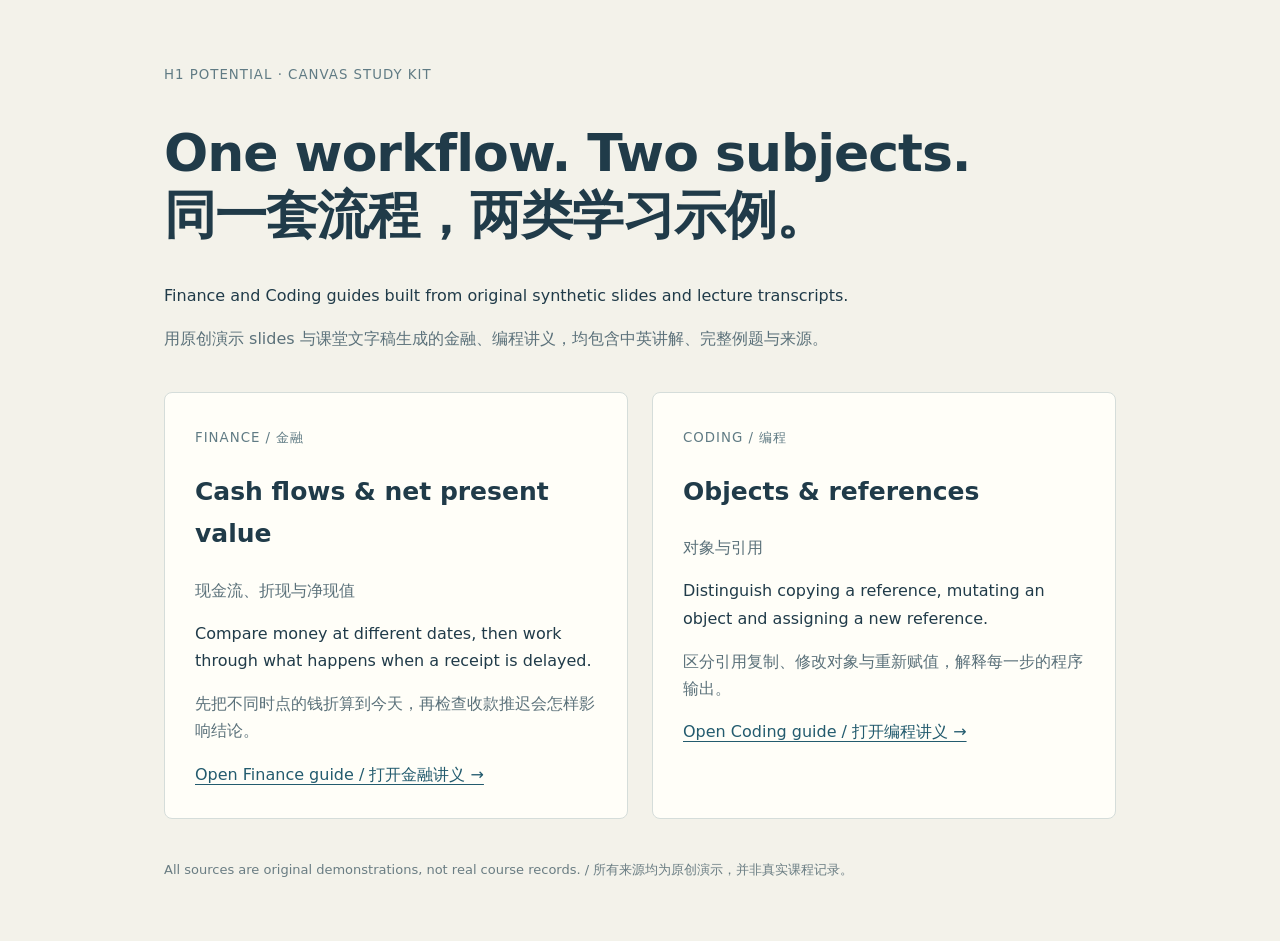
<file: examples/index.html>
<!doctype html><html lang="en"><meta charset="UTF-8"><meta name="viewport" content="width=device-width,initial-scale=1"><title>Finance & Coding · Canvas Study Kit examples</title><style>*{box-sizing:border-box}body{margin:0;background:#f3f2ea;color:#203b49;font-family:system-ui,-apple-system,sans-serif;line-height:1.7}main{max-width:1000px;margin:60px auto;padding:0 24px}small{letter-spacing:1px;color:#607b84}h1{font-size:clamp(30px,5vw,52px);line-height:1.2;letter-spacing:-1px}section{display:grid;grid-template-columns:1fr 1fr;gap:24px;margin:40px 0}article{background:#fffef8;border:1px solid #d5ddda;padding:30px;border-radius:8px}h2{font-size:25px}a{color:#235b6e;text-underline-offset:4px}p[lang=zh-CN]{color:#5b717a}.note{font-size:13px;color:#6a7d83}@media(max-width:650px){section{grid-template-columns:1fr}main{margin:35px auto}}</style><main><small>H1 POTENTIAL · CANVAS STUDY KIT</small><h1>One workflow. Two subjects.<br><span lang="zh-CN">同一套流程，两类学习示例。</span></h1><p>Finance and Coding guides built from original synthetic slides and lecture transcripts.</p><p lang="zh-CN">用原创演示 slides 与课堂文字稿生成的金融、编程讲义，均包含中英讲解、完整例题与来源。</p><section><article><small>FINANCE / 金融</small><h2>Cash flows & net present value</h2><p lang="zh-CN">现金流、折现与净现值</p><p>Compare money at different dates, then work through what happens when a receipt is delayed.</p><p lang="zh-CN">先把不同时点的钱折算到今天，再检查收款推迟会怎样影响结论。</p><a href="finance/week-01.html">Open Finance guide / 打开金融讲义 →</a></article><article><small>CODING / 编程</small><h2>Objects & references</h2><p lang="zh-CN">对象与引用</p><p>Distinguish copying a reference, mutating an object and assigning a new reference.</p><p lang="zh-CN">区分引用复制、修改对象与重新赋值，解释每一步的程序输出。</p><a href="week-01.html">Open Coding guide / 打开编程讲义 →</a></article></section><p class="note">All sources are original demonstrations, not real course records. / 所有来源均为原创演示，并非真实课程记录。</p></main></html>
</file>
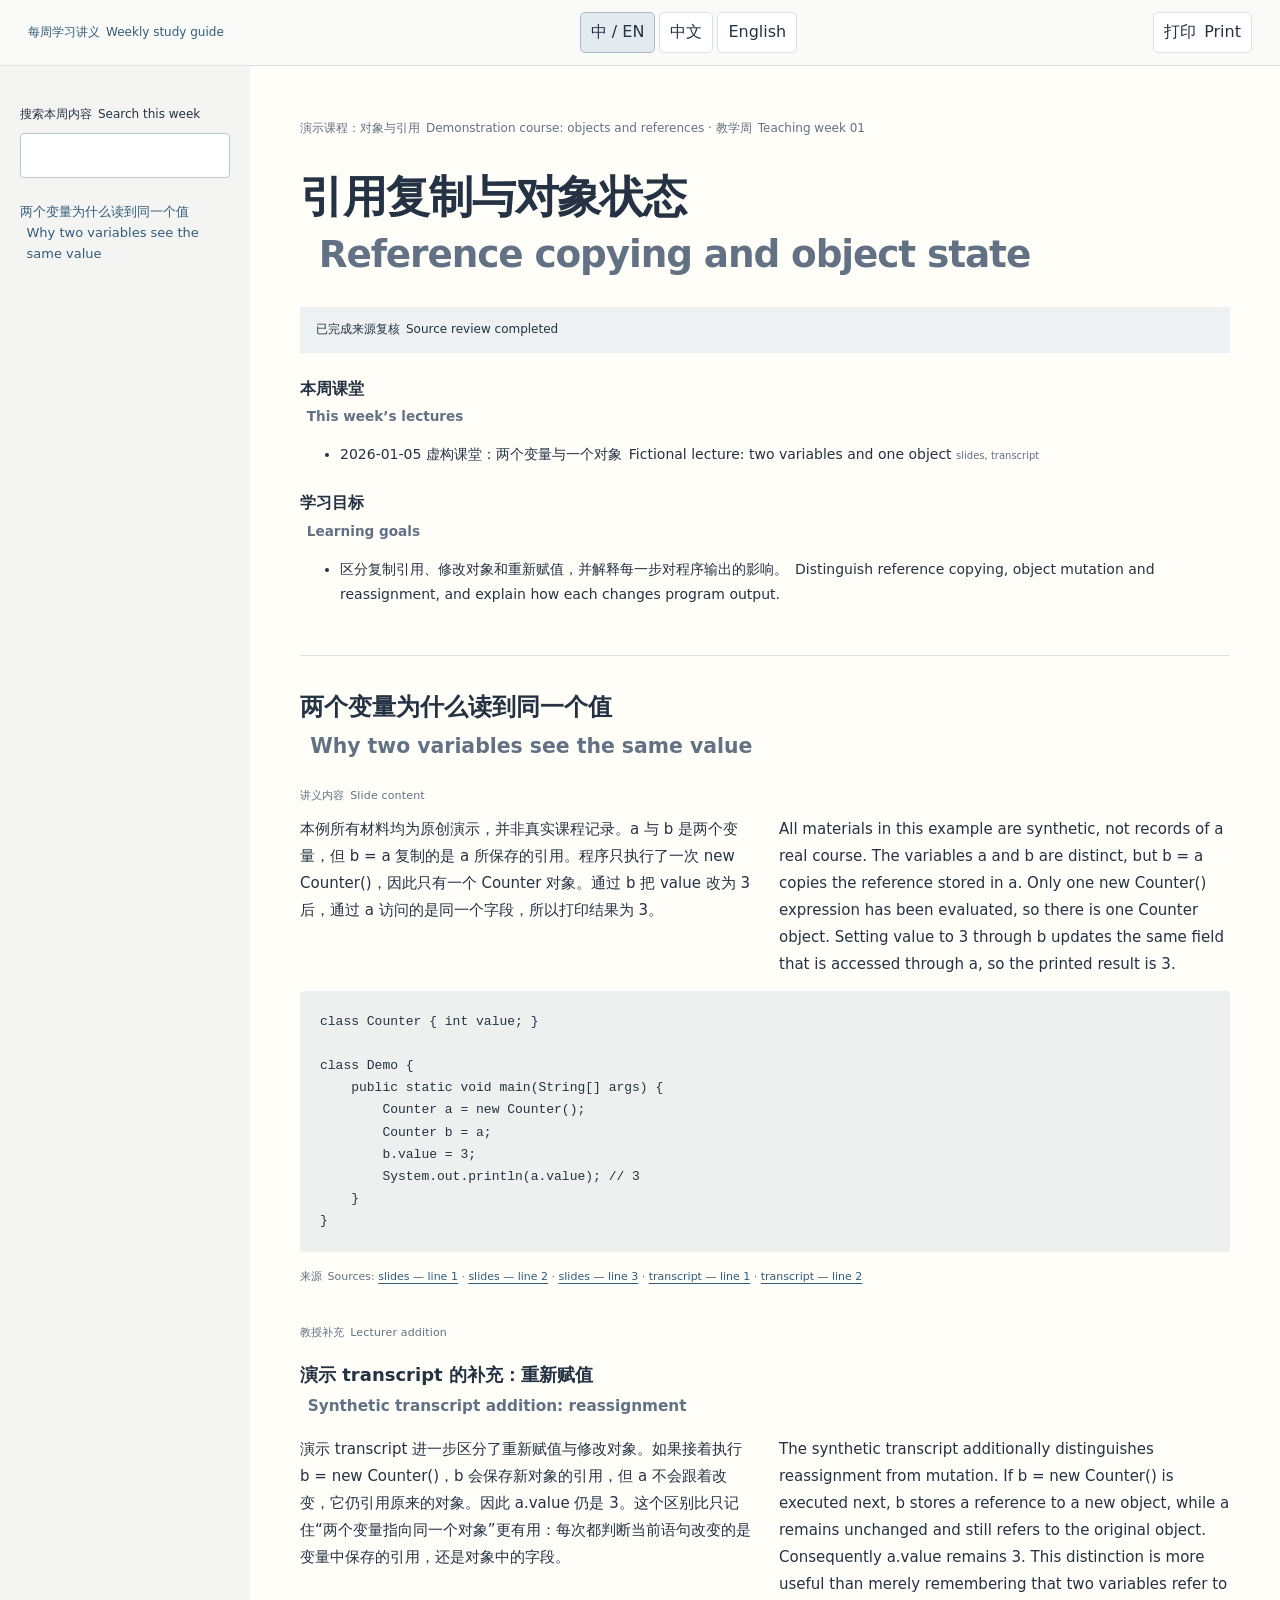
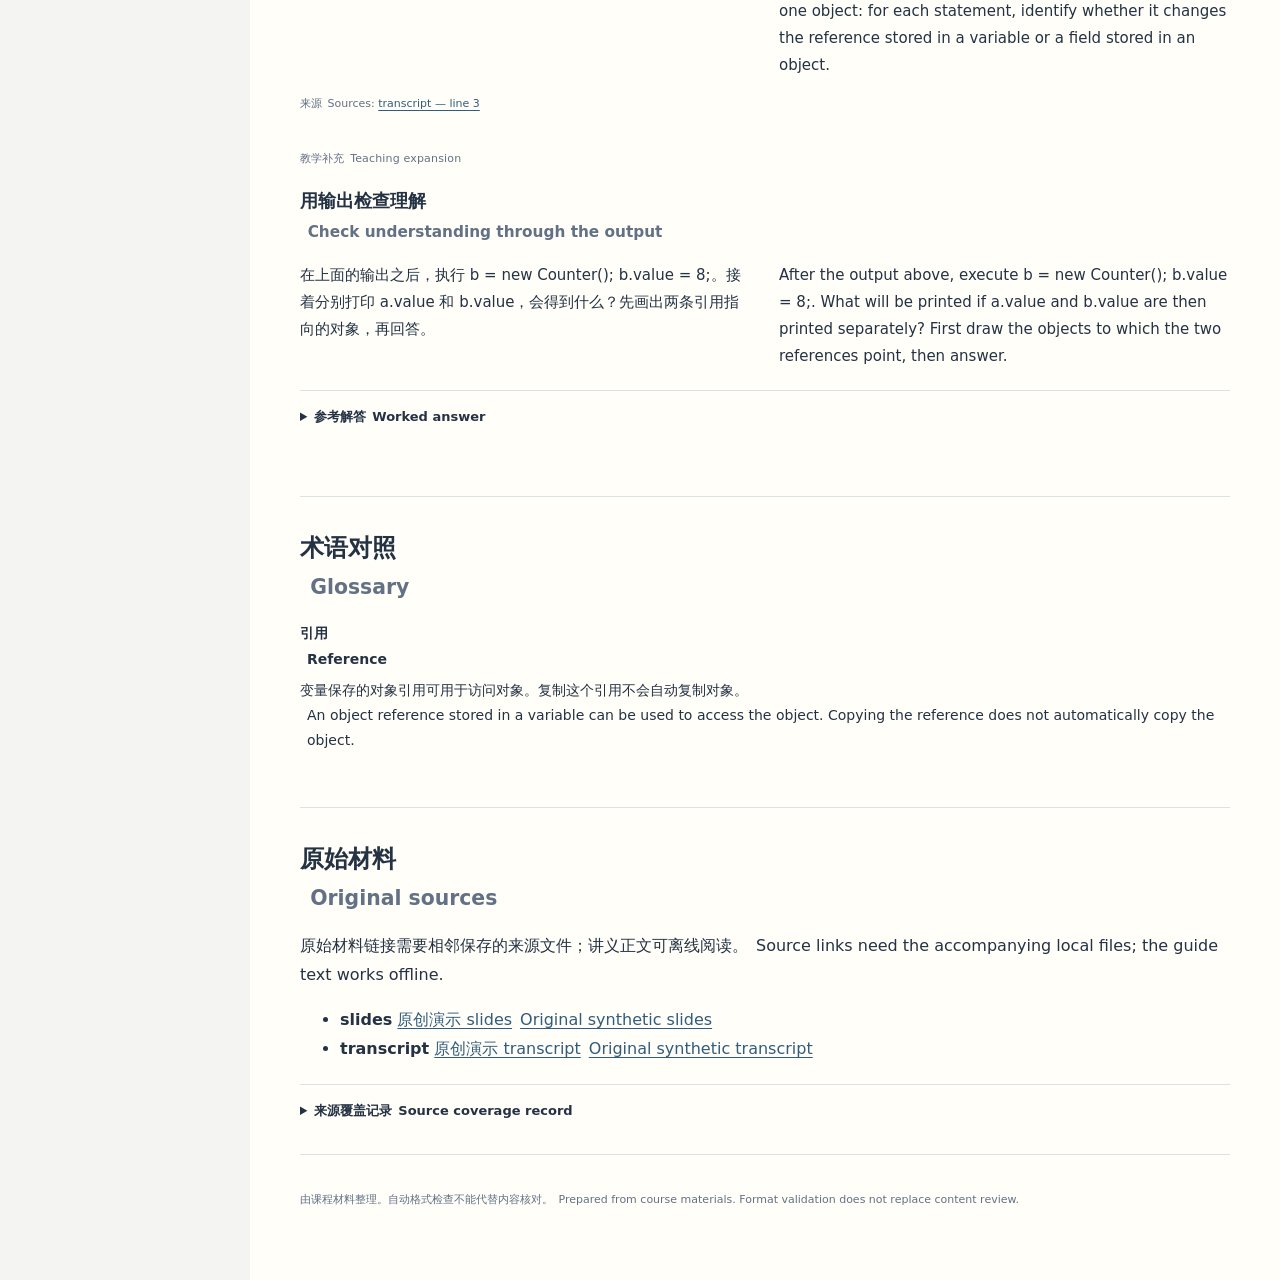
<file: examples/week-01.html>
<!doctype html>
<html lang="en"><head><meta charset="utf-8"><meta name="viewport" content="width=device-width, initial-scale=1">
<title>演示课程：对象与引用 / Demonstration course: objects and references · 教学周 / Week 01 · 引用复制与对象状态 / Reference copying and object state</title>
<style>:root{color-scheme:light;--ink:#243243;--muted:#627184;--line:#dce1e4;--paper:#fffef9;--blue:#315c7b;font-family:system-ui,-apple-system,"Noto Sans SC",sans-serif;color:var(--ink);background:#f4f5f3}*{box-sizing:border-box}body{margin:0;line-height:1.8}a{color:var(--blue);text-underline-offset:3px}button,input{font:inherit}button{cursor:pointer;border:1px solid var(--line);border-radius:5px;padding:5px 10px;background:white;color:var(--ink)}button[aria-pressed=true]{background:#e3ebf1;border-color:#a6baca}button:focus-visible,a:focus-visible,input:focus-visible,summary:focus-visible{outline:2px solid var(--blue);outline-offset:3px}.toolbar{position:sticky;top:0;z-index:10;display:flex;align-items:center;gap:16px;justify-content:space-between;padding:12px 28px;border-bottom:1px solid var(--line);background:#fafbf9}.toolbar>a{font-size:12px;text-decoration:none}.toolbar [role=group]{display:flex;gap:4px}.layout{max-width:1440px;margin:auto;display:grid;grid-template-columns:250px minmax(0,1fr)}aside{position:sticky;top:74px;align-self:start;max-height:calc(100vh - 90px);overflow:auto;padding:30px 20px}aside label{font-size:12px;display:block;margin-bottom:8px}input{max-width:100%;width:100%;padding:7px;border:1px solid #b9c7d1;border-radius:4px}nav{display:grid;gap:16px;margin-top:24px}nav a{font-size:13px;line-height:1.6;text-decoration:none}.lang-zh+.lang-en{margin-left:.5em}h1>span,h2>span,h3>span,nav span,dt span,dd span,th span,td span,figcaption span{display:block}h1 .lang-en,h2 .lang-en,h3 .lang-en,nav .lang-en,dt .lang-en,dd .lang-en,th .lang-en,td .lang-en,figcaption .lang-en{margin-left:0}h1{font-size:clamp(28px,3.5vw,44px);line-height:1.25;letter-spacing:-.025em;font-weight:600}h2{font-size:24px;line-height:1.4;font-weight:600}h3{font-size:18px;line-height:1.5;font-weight:600}h1 .lang-en,h2 .lang-en,h3 .lang-en{font-size:.85em;color:var(--muted);margin-top:7px}main{min-width:0;background:var(--paper);padding:40px 50px 70px}section,.intro{scroll-margin-top:90px;padding-bottom:32px;margin-bottom:35px;border-bottom:1px solid var(--line)}.intro>p:first-child{font-size:12px;color:var(--muted)}.intro h2{font-size:16px;margin-top:25px}.intro li{font-size:14px;margin-bottom:8px}.intro small{color:var(--muted);font-size:10px}.status,.missing{background:#edf1f2;padding:12px 16px;font-size:12px}.missing{padding-left:32px}.block{margin:26px 0 36px}.provenance{color:var(--muted);font-size:11px;letter-spacing:.015em;margin:0 0 10px}.bilingual{display:grid;grid-template-columns:1fr 1fr;gap:28px}.bilingual>p{margin:0;white-space:pre-wrap;font-size:15px}.bilingual .lang-en{margin-left:0}.citations{font-size:11px;color:var(--muted);margin-top:15px}pre{background:#edf0ee;border-radius:4px;padding:20px;line-height:1.7;overflow:auto;font-size:13px;tab-size:4}code{font-family:ui-monospace,SFMono-Regular,Consolas,monospace}details{margin-top:20px;border-top:1px solid var(--line);padding-top:14px}summary{cursor:pointer;font-size:13px;font-weight:600}details .bilingual{margin-top:18px}.table-wrap{overflow:auto}table{border-collapse:collapse;min-width:100%;font-size:13px}th,td{text-align:left;vertical-align:top;padding:12px;border-bottom:1px solid var(--line)}th{font-weight:600}img{max-width:100%;height:auto}figure{margin:24px 0}figcaption{font-size:12px;color:var(--muted)}dt{font-weight:600;font-size:14px}dd{margin:6px 0 22px;font-size:14px}footer{font-size:11px;color:var(--muted)}[hidden]{display:none!important}body[data-language=zh] .lang-en,body[data-language=en] .lang-zh{display:none!important}body:not([data-language=both]) .bilingual{grid-template-columns:1fr}body[data-language=en] .lang-en{margin-left:0}body[data-language=en] h1 .lang-en,body[data-language=en] h2 .lang-en,body[data-language=en] h3 .lang-en{font-size:1em;color:var(--ink)}@media(max-width:800px){.toolbar{padding:10px 12px;gap:6px;flex-wrap:wrap}.toolbar>a{display:none}.layout{display:block}aside{position:static;max-height:none;padding:20px}nav{grid-template-columns:repeat(2,minmax(0,1fr));gap:12px}main{padding:28px 20px}.bilingual{grid-template-columns:1fr;gap:18px}h2{font-size:22px}.bilingual>p{font-size:15px}}@media print{.toolbar,aside,#search-empty{display:none!important}.layout{display:block}body,main{background:white}main{padding:0}.lesson[hidden]{display:block!important}section{break-inside:auto}h2,h3{break-after:avoid}.block,figure,table{break-inside:avoid}a{color:inherit}pre{white-space:pre-wrap}details>*{display:block!important}}
</style></head><body data-language="both">
<header class="toolbar"><a href="#top"><span lang="zh-CN" class="lang-zh">每周学习讲义</span><span lang="en" class="lang-en">Weekly study guide</span></a><div role="group" aria-label="Language / 语言"><button data-language="both" aria-pressed="true">中 / EN</button><button data-language="zh" aria-pressed="false">中文</button><button data-language="en" aria-pressed="false">English</button></div><button id="print"><span lang="zh-CN" class="lang-zh">打印</span><span lang="en" class="lang-en">Print</span></button></header>
<div class="layout"><aside><label for="search"><span lang="zh-CN" class="lang-zh">搜索本周内容</span><span lang="en" class="lang-en">Search this week</span></label><input id="search" type="search"><nav aria-label="目录 / Contents"><a href="#shared-object"><span lang="zh-CN" class="lang-zh">两个变量为什么读到同一个值</span><span lang="en" class="lang-en">Why two variables see the same value</span></a></nav></aside>
<main id="top"><header class="intro"><p><span lang="zh-CN" class="lang-zh">演示课程：对象与引用</span><span lang="en" class="lang-en">Demonstration course: objects and references</span> · <span lang="zh-CN" class="lang-zh">教学周</span><span lang="en" class="lang-en">Teaching week</span> 01</p><h1><span lang="zh-CN" class="lang-zh">引用复制与对象状态</span><span lang="en" class="lang-en">Reference copying and object state</span></h1><p class="status"><span lang="zh-CN" class="lang-zh">已完成来源复核</span><span lang="en" class="lang-en">Source review completed</span></p><h2><span lang="zh-CN" class="lang-zh">本周课堂</span><span lang="en" class="lang-en">This week’s lectures</span></h2><ul><li><time>2026-01-05</time> <span lang="zh-CN" class="lang-zh">虚构课堂：两个变量与一个对象</span><span lang="en" class="lang-en">Fictional lecture: two variables and one object</span> <small>slides, transcript</small></li></ul><h2><span lang="zh-CN" class="lang-zh">学习目标</span><span lang="en" class="lang-en">Learning goals</span></h2><ul><li><span lang="zh-CN" class="lang-zh">区分复制引用、修改对象和重新赋值，并解释每一步对程序输出的影响。</span><span lang="en" class="lang-en">Distinguish reference copying, object mutation and reassignment, and explain how each changes program output.</span></li></ul></header>
<p id="search-empty" hidden><span lang="zh-CN" class="lang-zh">没有匹配的章节。</span><span lang="en" class="lang-en">No matching sections.</span></p><section class="lesson" id="shared-object"><h2><span lang="zh-CN" class="lang-zh">两个变量为什么读到同一个值</span><span lang="en" class="lang-en">Why two variables see the same value</span></h2><article class="block"><p class="provenance"><span lang="zh-CN" class="lang-zh">讲义内容</span><span lang="en" class="lang-en">Slide content</span></p><div class="bilingual"><p lang="zh-CN" class="lang-zh">本例所有材料均为原创演示，并非真实课程记录。a 与 b 是两个变量，但 b = a 复制的是 a 所保存的引用。程序只执行了一次 new Counter()，因此只有一个 Counter 对象。通过 b 把 value 改为 3 后，通过 a 访问的是同一个字段，所以打印结果为 3。</p><p lang="en" class="lang-en">All materials in this example are synthetic, not records of a real course. The variables a and b are distinct, but b = a copies the reference stored in a. Only one new Counter() expression has been evaluated, so there is one Counter object. Setting value to 3 through b updates the same field that is accessed through a, so the printed result is 3.</p></div><pre><code>class Counter { int value; }

class Demo {
    public static void main(String[] args) {
        Counter a = new Counter();
        Counter b = a;
        b.value = 3;
        System.out.println(a.value); // 3
    }
}</code></pre><p class="citations"><span lang="zh-CN" class="lang-zh">来源</span><span lang="en" class="lang-en">Sources</span>: <a href="#source-slides">slides — line 1</a> · <a href="#source-slides">slides — line 2</a> · <a href="#source-slides">slides — line 3</a> · <a href="#source-transcript">transcript — line 1</a> · <a href="#source-transcript">transcript — line 2</a></p></article><article class="block"><p class="provenance"><span lang="zh-CN" class="lang-zh">教授补充</span><span lang="en" class="lang-en">Lecturer addition</span></p><h3><span lang="zh-CN" class="lang-zh">演示 transcript 的补充：重新赋值</span><span lang="en" class="lang-en">Synthetic transcript addition: reassignment</span></h3><div class="bilingual"><p lang="zh-CN" class="lang-zh">演示 transcript 进一步区分了重新赋值与修改对象。如果接着执行 b = new Counter()，b 会保存新对象的引用，但 a 不会跟着改变，它仍引用原来的对象。因此 a.value 仍是 3。这个区别比只记住“两个变量指向同一个对象”更有用：每次都判断当前语句改变的是变量中保存的引用，还是对象中的字段。</p><p lang="en" class="lang-en">The synthetic transcript additionally distinguishes reassignment from mutation. If b = new Counter() is executed next, b stores a reference to a new object, while a remains unchanged and still refers to the original object. Consequently a.value remains 3. This distinction is more useful than merely remembering that two variables refer to one object: for each statement, identify whether it changes the reference stored in a variable or a field stored in an object.</p></div><p class="citations"><span lang="zh-CN" class="lang-zh">来源</span><span lang="en" class="lang-en">Sources</span>: <a href="#source-transcript">transcript — line 3</a></p></article><article class="block"><p class="provenance"><span lang="zh-CN" class="lang-zh">教学补充</span><span lang="en" class="lang-en">Teaching expansion</span></p><h3><span lang="zh-CN" class="lang-zh">用输出检查理解</span><span lang="en" class="lang-en">Check understanding through the output</span></h3><div class="bilingual"><p lang="zh-CN" class="lang-zh">在上面的输出之后，执行 b = new Counter(); b.value = 8;。接着分别打印 a.value 和 b.value，会得到什么？先画出两条引用指向的对象，再回答。</p><p lang="en" class="lang-en">After the output above, execute b = new Counter(); b.value = 8;. What will be printed if a.value and b.value are then printed separately? First draw the objects to which the two references point, then answer.</p></div><details><summary><span lang="zh-CN" class="lang-zh">参考解答</span><span lang="en" class="lang-en">Worked answer</span></summary><div class="bilingual"><p lang="zh-CN" class="lang-zh">分别得到 3 和 8。重新赋值只改变了 b，a 仍指向 value 为 3 的原对象。新 Counter 的 int 字段初始为 0，再被 b.value = 8 改为 8；这次修改没有触及原对象。</p><p lang="en" class="lang-en">The outputs are 3 and 8 respectively. Reassignment changed only b; a still refers to the original object with value 3. The int field in the new Counter initially has value 0 and is then changed to 8 by b.value = 8. That mutation does not affect the original object.</p></div></details></article></section>
<section class="glossary"><h2><span lang="zh-CN" class="lang-zh">术语对照</span><span lang="en" class="lang-en">Glossary</span></h2><dl><dt><span lang="zh-CN" class="lang-zh">引用</span><span lang="en" class="lang-en">Reference</span></dt><dd><span lang="zh-CN" class="lang-zh">变量保存的对象引用可用于访问对象。复制这个引用不会自动复制对象。</span><span lang="en" class="lang-en">An object reference stored in a variable can be used to access the object. Copying the reference does not automatically copy the object.</span></dd></dl></section>
<section><h2><span lang="zh-CN" class="lang-zh">原始材料</span><span lang="en" class="lang-en">Original sources</span></h2><p><span lang="zh-CN" class="lang-zh">原始材料链接需要相邻保存的来源文件；讲义正文可离线阅读。</span><span lang="en" class="lang-en">Source links need the accompanying local files; the guide text works offline.</span></p><ul><li id="source-slides"><strong>slides</strong> <a href="demo-slides.txt"><span lang="zh-CN" class="lang-zh">原创演示 slides</span><span lang="en" class="lang-en">Original synthetic slides</span></a></li><li id="source-transcript"><strong>transcript</strong> <a href="demo-transcript.txt"><span lang="zh-CN" class="lang-zh">原创演示 transcript</span><span lang="en" class="lang-en">Original synthetic transcript</span></a></li></ul><details><summary><span lang="zh-CN" class="lang-zh">来源覆盖记录</span><span lang="en" class="lang-en">Source coverage record</span></summary><div class="table-wrap"><table><thead><tr><th><span lang="zh-CN" class="lang-zh">来源</span><span lang="en" class="lang-en">Source</span></th><th><span lang="zh-CN" class="lang-zh">位置</span><span lang="en" class="lang-en">Locator</span></th><th><span lang="zh-CN" class="lang-zh">讲解章节或说明</span><span lang="en" class="lang-en">Section or explanation</span></th></tr></thead><tbody><tr><td>slides</td><td>line 1</td><td><a href="#shared-object">shared-object</a></td></tr><tr><td>slides</td><td>line 2</td><td><a href="#shared-object">shared-object</a></td></tr><tr><td>slides</td><td>line 3</td><td><a href="#shared-object">shared-object</a></td></tr><tr><td>transcript</td><td>line 1</td><td><a href="#shared-object">shared-object</a></td></tr><tr><td>transcript</td><td>line 2</td><td><a href="#shared-object">shared-object</a></td></tr><tr><td>transcript</td><td>line 3</td><td><a href="#shared-object">shared-object</a></td></tr></tbody></table></div></details></section>
<footer><span lang="zh-CN" class="lang-zh">由课程材料整理。自动格式检查不能代替内容核对。</span><span lang="en" class="lang-en">Prepared from course materials. Format validation does not replace content review.</span></footer></main></div><script>(() => {
  const buttons = [...document.querySelectorAll('button[data-language]')];
  const lessons = [...document.querySelectorAll('.lesson')];
  const search = document.querySelector('#search');
  function filter() {
    const term = search.value.trim().toLocaleLowerCase();
    let visible = 0;
    lessons.forEach(section => {
      const text = [...section.querySelectorAll('p, h2, h3, code, td, th, figcaption')]
        .filter(el => !el.closest('.lang-zh, .lang-en') || getComputedStyle(el.closest('.lang-zh, .lang-en')).display !== 'none')
        .map(el => el.textContent).join(' ').toLocaleLowerCase();
      section.hidden = Boolean(term) && !text.includes(term);
      if (!section.hidden) visible++;
    });
    document.querySelector('#search-empty').hidden = visible > 0;
  }
  buttons.forEach(button => button.addEventListener('click', () => {
    document.body.dataset.language = button.dataset.language;
    document.documentElement.lang = button.dataset.language === 'zh' ? 'zh-CN' : 'en';
    buttons.forEach(b => b.setAttribute('aria-pressed', String(b === button)));
    filter();
  }));
  search.addEventListener('input', filter);
  document.querySelectorAll('nav a').forEach(link => link.addEventListener('click', () => {
    search.value = ''; filter();
  }));
  let closed = [];
  window.addEventListener('beforeprint', () => {
    closed = [...document.querySelectorAll('details:not([open])')];
    closed.forEach(item => item.open = true);
  });
  window.addEventListener('afterprint', () => { closed.forEach(item => item.open = false); });
  document.querySelector('#print').addEventListener('click', () => window.print());
})();
</script></body></html>
</file>
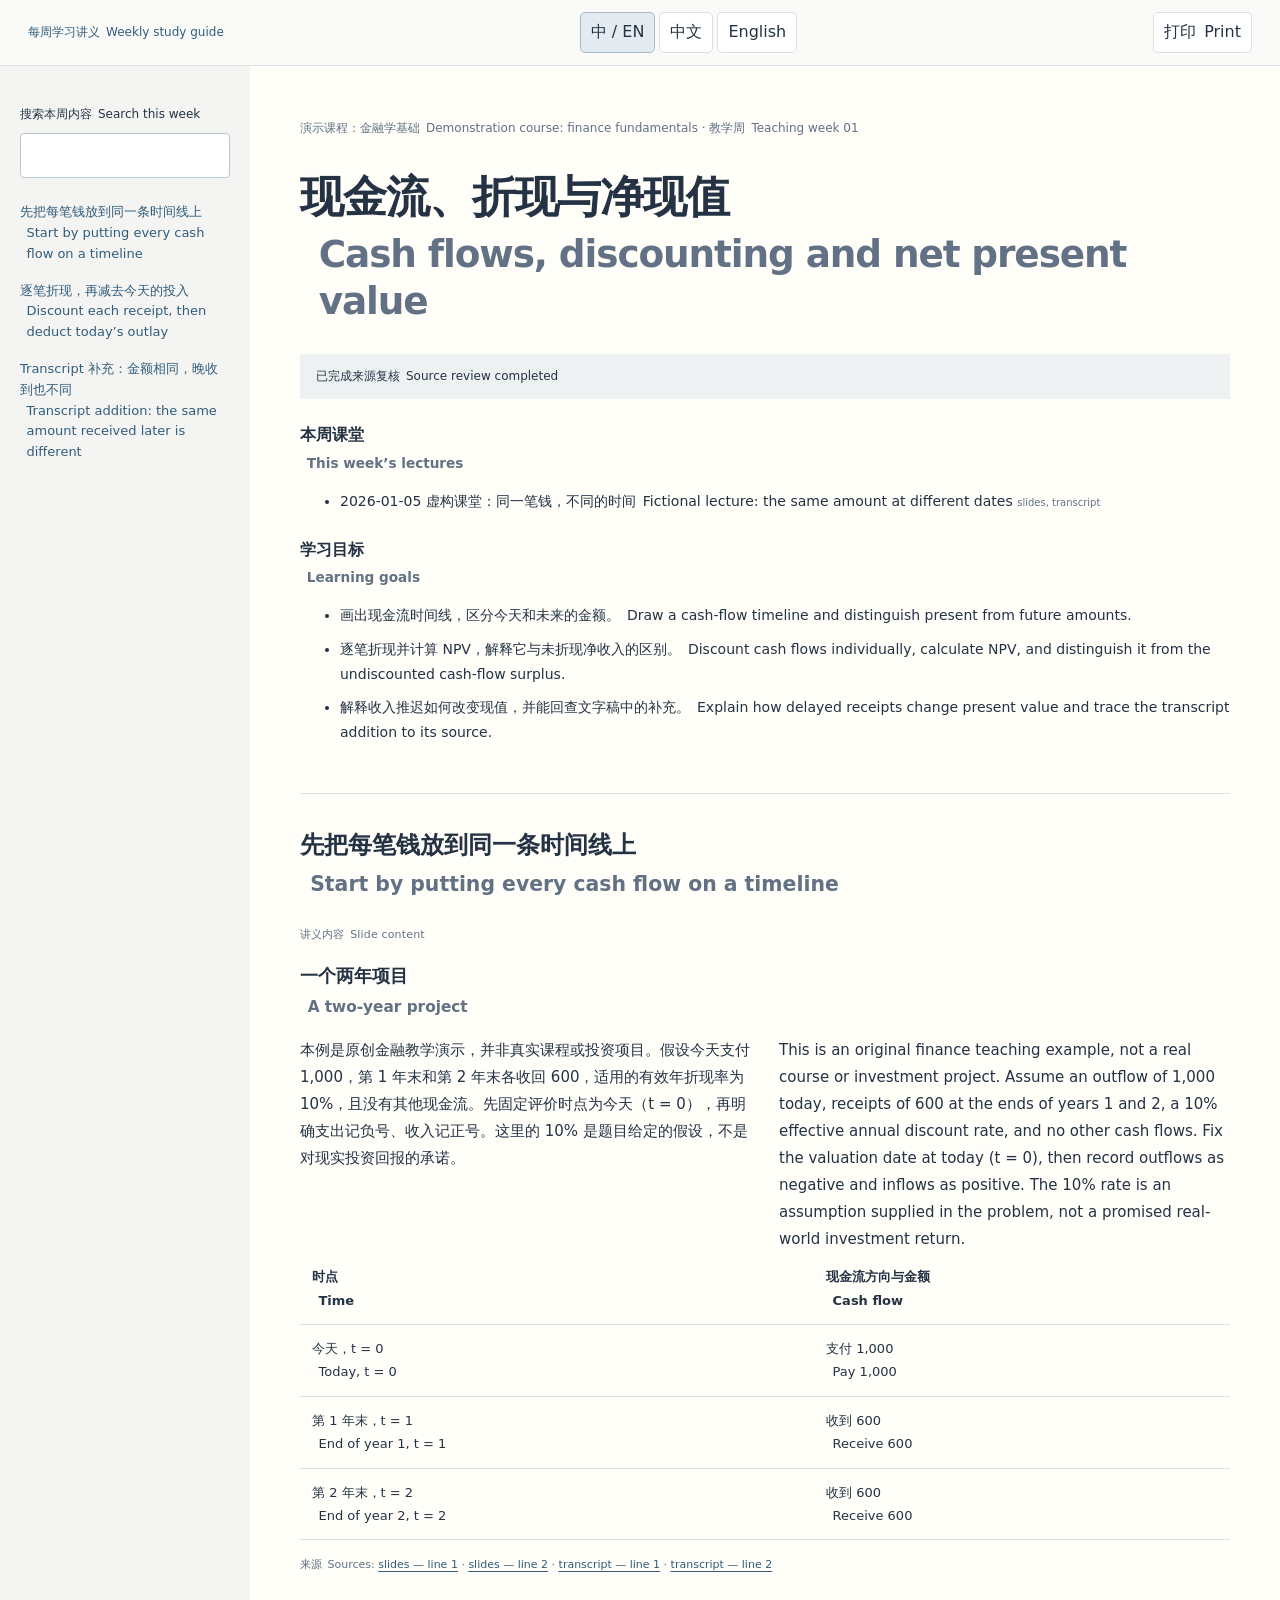
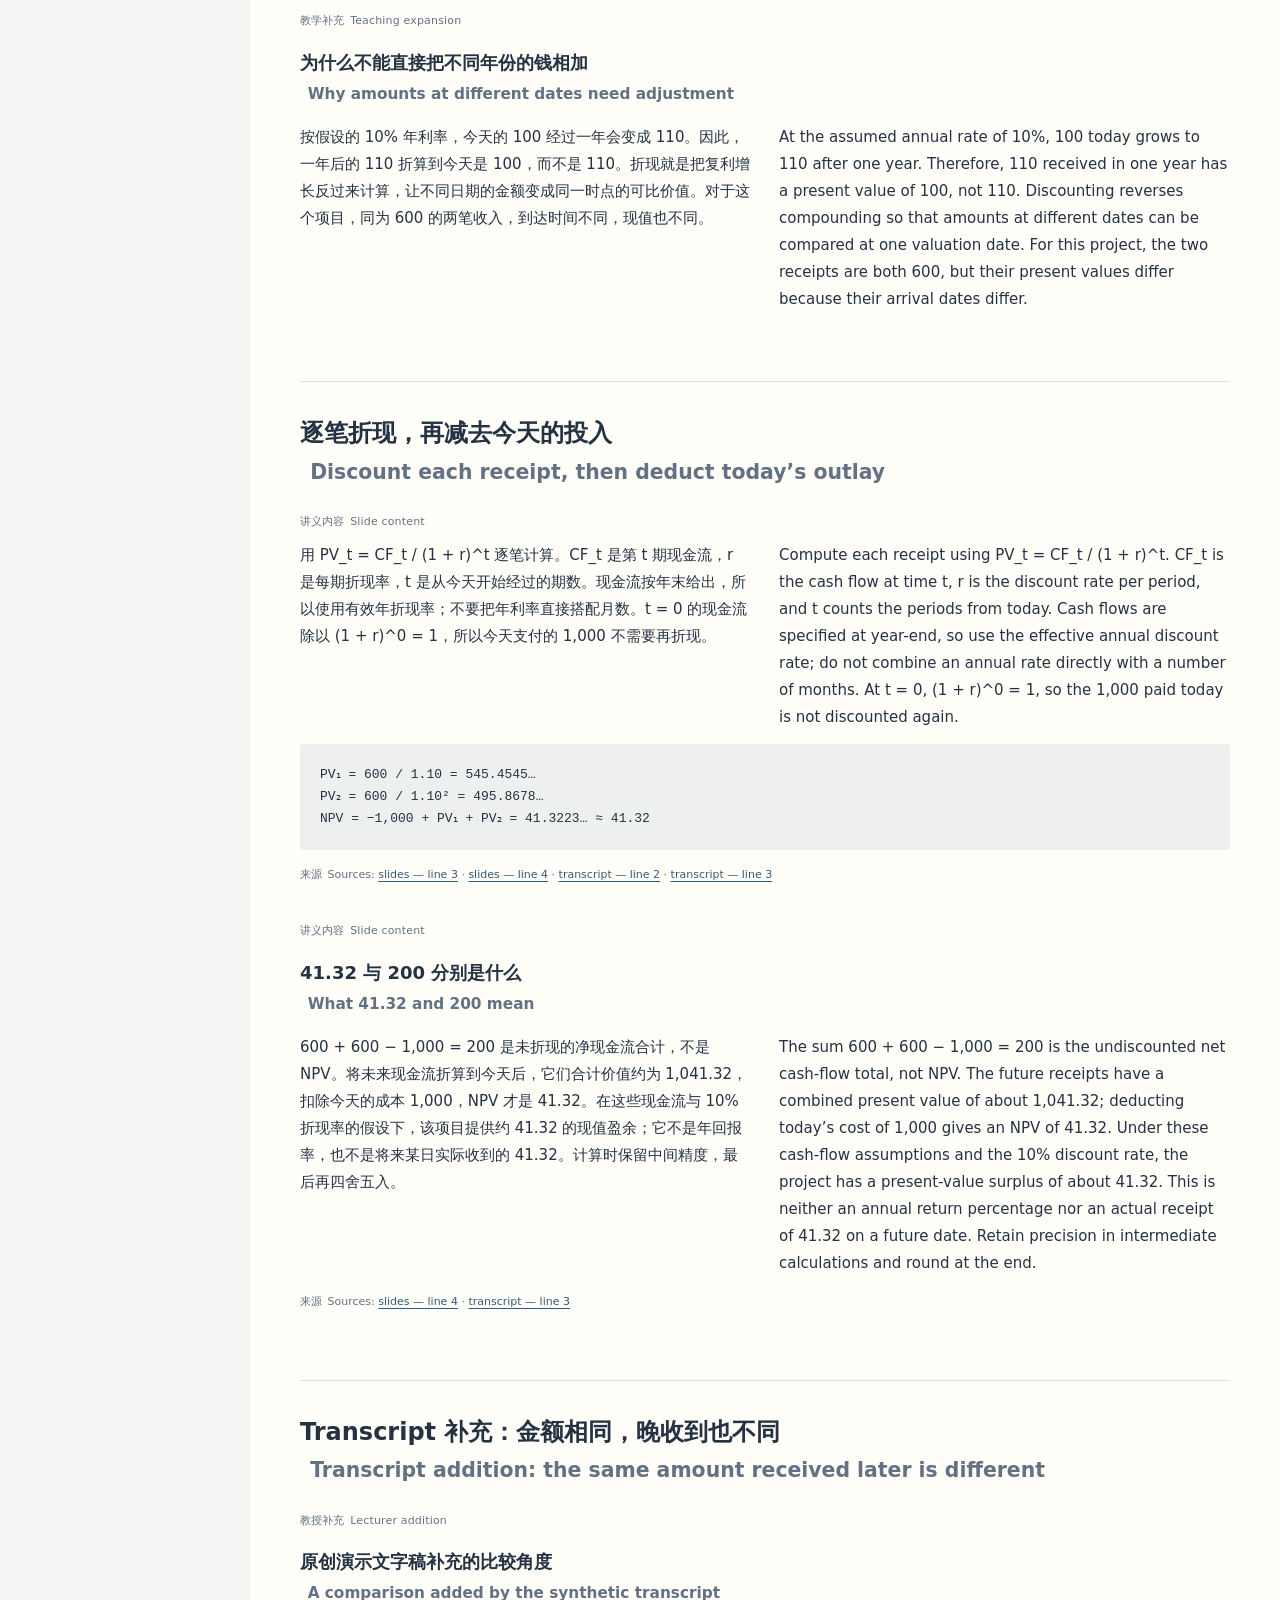
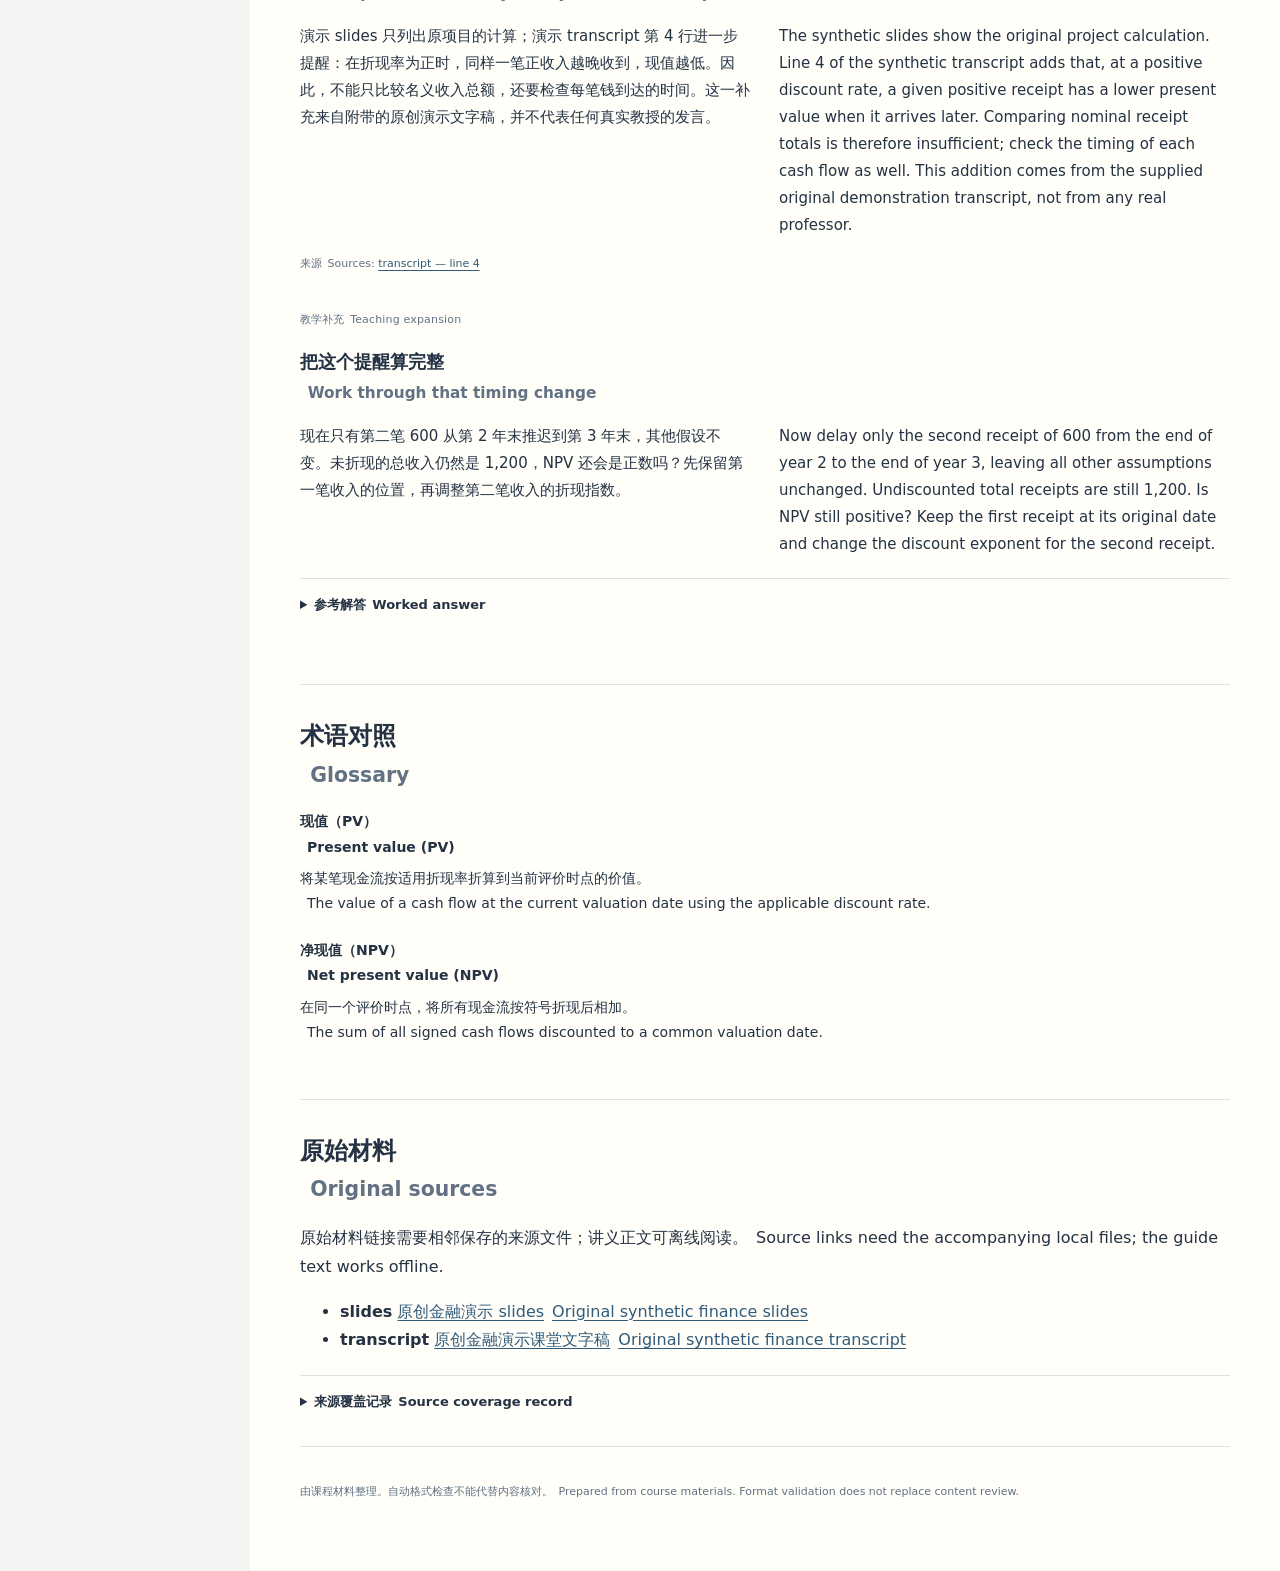
<file: examples/finance/week-01.html>
<!doctype html>
<html lang="en"><head><meta charset="utf-8"><meta name="viewport" content="width=device-width, initial-scale=1">
<title>演示课程：金融学基础 / Demonstration course: finance fundamentals · 教学周 / Week 01 · 现金流、折现与净现值 / Cash flows, discounting and net present value</title>
<style>:root{color-scheme:light;--ink:#243243;--muted:#627184;--line:#dce1e4;--paper:#fffef9;--blue:#315c7b;font-family:system-ui,-apple-system,"Noto Sans SC",sans-serif;color:var(--ink);background:#f4f5f3}*{box-sizing:border-box}body{margin:0;line-height:1.8}a{color:var(--blue);text-underline-offset:3px}button,input{font:inherit}button{cursor:pointer;border:1px solid var(--line);border-radius:5px;padding:5px 10px;background:white;color:var(--ink)}button[aria-pressed=true]{background:#e3ebf1;border-color:#a6baca}button:focus-visible,a:focus-visible,input:focus-visible,summary:focus-visible{outline:2px solid var(--blue);outline-offset:3px}.toolbar{position:sticky;top:0;z-index:10;display:flex;align-items:center;gap:16px;justify-content:space-between;padding:12px 28px;border-bottom:1px solid var(--line);background:#fafbf9}.toolbar>a{font-size:12px;text-decoration:none}.toolbar [role=group]{display:flex;gap:4px}.layout{max-width:1440px;margin:auto;display:grid;grid-template-columns:250px minmax(0,1fr)}aside{position:sticky;top:74px;align-self:start;max-height:calc(100vh - 90px);overflow:auto;padding:30px 20px}aside label{font-size:12px;display:block;margin-bottom:8px}input{max-width:100%;width:100%;padding:7px;border:1px solid #b9c7d1;border-radius:4px}nav{display:grid;gap:16px;margin-top:24px}nav a{font-size:13px;line-height:1.6;text-decoration:none}.lang-zh+.lang-en{margin-left:.5em}h1>span,h2>span,h3>span,nav span,dt span,dd span,th span,td span,figcaption span{display:block}h1 .lang-en,h2 .lang-en,h3 .lang-en,nav .lang-en,dt .lang-en,dd .lang-en,th .lang-en,td .lang-en,figcaption .lang-en{margin-left:0}h1{font-size:clamp(28px,3.5vw,44px);line-height:1.25;letter-spacing:-.025em;font-weight:600}h2{font-size:24px;line-height:1.4;font-weight:600}h3{font-size:18px;line-height:1.5;font-weight:600}h1 .lang-en,h2 .lang-en,h3 .lang-en{font-size:.85em;color:var(--muted);margin-top:7px}main{min-width:0;background:var(--paper);padding:40px 50px 70px}section,.intro{scroll-margin-top:90px;padding-bottom:32px;margin-bottom:35px;border-bottom:1px solid var(--line)}.intro>p:first-child{font-size:12px;color:var(--muted)}.intro h2{font-size:16px;margin-top:25px}.intro li{font-size:14px;margin-bottom:8px}.intro small{color:var(--muted);font-size:10px}.status,.missing{background:#edf1f2;padding:12px 16px;font-size:12px}.missing{padding-left:32px}.block{margin:26px 0 36px}.provenance{color:var(--muted);font-size:11px;letter-spacing:.015em;margin:0 0 10px}.bilingual{display:grid;grid-template-columns:1fr 1fr;gap:28px}.bilingual>p{margin:0;white-space:pre-wrap;font-size:15px}.bilingual .lang-en{margin-left:0}.citations{font-size:11px;color:var(--muted);margin-top:15px}pre{background:#edf0ee;border-radius:4px;padding:20px;line-height:1.7;overflow:auto;font-size:13px;tab-size:4}code{font-family:ui-monospace,SFMono-Regular,Consolas,monospace}details{margin-top:20px;border-top:1px solid var(--line);padding-top:14px}summary{cursor:pointer;font-size:13px;font-weight:600}details .bilingual{margin-top:18px}.table-wrap{overflow:auto}table{border-collapse:collapse;min-width:100%;font-size:13px}th,td{text-align:left;vertical-align:top;padding:12px;border-bottom:1px solid var(--line)}th{font-weight:600}img{max-width:100%;height:auto}figure{margin:24px 0}figcaption{font-size:12px;color:var(--muted)}dt{font-weight:600;font-size:14px}dd{margin:6px 0 22px;font-size:14px}footer{font-size:11px;color:var(--muted)}[hidden]{display:none!important}body[data-language=zh] .lang-en,body[data-language=en] .lang-zh{display:none!important}body:not([data-language=both]) .bilingual{grid-template-columns:1fr}body[data-language=en] .lang-en{margin-left:0}body[data-language=en] h1 .lang-en,body[data-language=en] h2 .lang-en,body[data-language=en] h3 .lang-en{font-size:1em;color:var(--ink)}@media(max-width:800px){.toolbar{padding:10px 12px;gap:6px;flex-wrap:wrap}.toolbar>a{display:none}.layout{display:block}aside{position:static;max-height:none;padding:20px}nav{grid-template-columns:repeat(2,minmax(0,1fr));gap:12px}main{padding:28px 20px}.bilingual{grid-template-columns:1fr;gap:18px}h2{font-size:22px}.bilingual>p{font-size:15px}}@media print{.toolbar,aside,#search-empty{display:none!important}.layout{display:block}body,main{background:white}main{padding:0}.lesson[hidden]{display:block!important}section{break-inside:auto}h2,h3{break-after:avoid}.block,figure,table{break-inside:avoid}a{color:inherit}pre{white-space:pre-wrap}details>*{display:block!important}}
</style></head><body data-language="both">
<header class="toolbar"><a href="#top"><span lang="zh-CN" class="lang-zh">每周学习讲义</span><span lang="en" class="lang-en">Weekly study guide</span></a><div role="group" aria-label="Language / 语言"><button data-language="both" aria-pressed="true">中 / EN</button><button data-language="zh" aria-pressed="false">中文</button><button data-language="en" aria-pressed="false">English</button></div><button id="print"><span lang="zh-CN" class="lang-zh">打印</span><span lang="en" class="lang-en">Print</span></button></header>
<div class="layout"><aside><label for="search"><span lang="zh-CN" class="lang-zh">搜索本周内容</span><span lang="en" class="lang-en">Search this week</span></label><input id="search" type="search"><nav aria-label="目录 / Contents"><a href="#timing"><span lang="zh-CN" class="lang-zh">先把每笔钱放到同一条时间线上</span><span lang="en" class="lang-en">Start by putting every cash flow on a timeline</span></a><a href="#calculate-npv"><span lang="zh-CN" class="lang-zh">逐笔折现，再减去今天的投入</span><span lang="en" class="lang-en">Discount each receipt, then deduct today’s outlay</span></a><a href="#timing-addition"><span lang="zh-CN" class="lang-zh">Transcript 补充：金额相同，晚收到也不同</span><span lang="en" class="lang-en">Transcript addition: the same amount received later is different</span></a></nav></aside>
<main id="top"><header class="intro"><p><span lang="zh-CN" class="lang-zh">演示课程：金融学基础</span><span lang="en" class="lang-en">Demonstration course: finance fundamentals</span> · <span lang="zh-CN" class="lang-zh">教学周</span><span lang="en" class="lang-en">Teaching week</span> 01</p><h1><span lang="zh-CN" class="lang-zh">现金流、折现与净现值</span><span lang="en" class="lang-en">Cash flows, discounting and net present value</span></h1><p class="status"><span lang="zh-CN" class="lang-zh">已完成来源复核</span><span lang="en" class="lang-en">Source review completed</span></p><h2><span lang="zh-CN" class="lang-zh">本周课堂</span><span lang="en" class="lang-en">This week’s lectures</span></h2><ul><li><time>2026-01-05</time> <span lang="zh-CN" class="lang-zh">虚构课堂：同一笔钱，不同的时间</span><span lang="en" class="lang-en">Fictional lecture: the same amount at different dates</span> <small>slides, transcript</small></li></ul><h2><span lang="zh-CN" class="lang-zh">学习目标</span><span lang="en" class="lang-en">Learning goals</span></h2><ul><li><span lang="zh-CN" class="lang-zh">画出现金流时间线，区分今天和未来的金额。</span><span lang="en" class="lang-en">Draw a cash-flow timeline and distinguish present from future amounts.</span></li><li><span lang="zh-CN" class="lang-zh">逐笔折现并计算 NPV，解释它与未折现净收入的区别。</span><span lang="en" class="lang-en">Discount cash flows individually, calculate NPV, and distinguish it from the undiscounted cash-flow surplus.</span></li><li><span lang="zh-CN" class="lang-zh">解释收入推迟如何改变现值，并能回查文字稿中的补充。</span><span lang="en" class="lang-en">Explain how delayed receipts change present value and trace the transcript addition to its source.</span></li></ul></header>
<p id="search-empty" hidden><span lang="zh-CN" class="lang-zh">没有匹配的章节。</span><span lang="en" class="lang-en">No matching sections.</span></p><section class="lesson" id="timing"><h2><span lang="zh-CN" class="lang-zh">先把每笔钱放到同一条时间线上</span><span lang="en" class="lang-en">Start by putting every cash flow on a timeline</span></h2><article class="block"><p class="provenance"><span lang="zh-CN" class="lang-zh">讲义内容</span><span lang="en" class="lang-en">Slide content</span></p><h3><span lang="zh-CN" class="lang-zh">一个两年项目</span><span lang="en" class="lang-en">A two-year project</span></h3><div class="bilingual"><p lang="zh-CN" class="lang-zh">本例是原创金融教学演示，并非真实课程或投资项目。假设今天支付 1,000，第 1 年末和第 2 年末各收回 600，适用的有效年折现率为 10%，且没有其他现金流。先固定评价时点为今天（t = 0），再明确支出记负号、收入记正号。这里的 10% 是题目给定的假设，不是对现实投资回报的承诺。</p><p lang="en" class="lang-en">This is an original finance teaching example, not a real course or investment project. Assume an outflow of 1,000 today, receipts of 600 at the ends of years 1 and 2, a 10% effective annual discount rate, and no other cash flows. Fix the valuation date at today (t = 0), then record outflows as negative and inflows as positive. The 10% rate is an assumption supplied in the problem, not a promised real-world investment return.</p></div><div class="table-wrap"><table><thead><tr><th><span lang="zh-CN" class="lang-zh">时点</span><span lang="en" class="lang-en">Time</span></th><th><span lang="zh-CN" class="lang-zh">现金流方向与金额</span><span lang="en" class="lang-en">Cash flow</span></th></tr></thead><tbody><tr><td><span lang="zh-CN" class="lang-zh">今天，t = 0</span><span lang="en" class="lang-en">Today, t = 0</span></td><td><span lang="zh-CN" class="lang-zh">支付 1,000</span><span lang="en" class="lang-en">Pay 1,000</span></td></tr><tr><td><span lang="zh-CN" class="lang-zh">第 1 年末，t = 1</span><span lang="en" class="lang-en">End of year 1, t = 1</span></td><td><span lang="zh-CN" class="lang-zh">收到 600</span><span lang="en" class="lang-en">Receive 600</span></td></tr><tr><td><span lang="zh-CN" class="lang-zh">第 2 年末，t = 2</span><span lang="en" class="lang-en">End of year 2, t = 2</span></td><td><span lang="zh-CN" class="lang-zh">收到 600</span><span lang="en" class="lang-en">Receive 600</span></td></tr></tbody></table></div><p class="citations"><span lang="zh-CN" class="lang-zh">来源</span><span lang="en" class="lang-en">Sources</span>: <a href="#source-slides">slides — line 1</a> · <a href="#source-slides">slides — line 2</a> · <a href="#source-transcript">transcript — line 1</a> · <a href="#source-transcript">transcript — line 2</a></p></article><article class="block"><p class="provenance"><span lang="zh-CN" class="lang-zh">教学补充</span><span lang="en" class="lang-en">Teaching expansion</span></p><h3><span lang="zh-CN" class="lang-zh">为什么不能直接把不同年份的钱相加</span><span lang="en" class="lang-en">Why amounts at different dates need adjustment</span></h3><div class="bilingual"><p lang="zh-CN" class="lang-zh">按假设的 10% 年利率，今天的 100 经过一年会变成 110。因此，一年后的 110 折算到今天是 100，而不是 110。折现就是把复利增长反过来计算，让不同日期的金额变成同一时点的可比价值。对于这个项目，同为 600 的两笔收入，到达时间不同，现值也不同。</p><p lang="en" class="lang-en">At the assumed annual rate of 10%, 100 today grows to 110 after one year. Therefore, 110 received in one year has a present value of 100, not 110. Discounting reverses compounding so that amounts at different dates can be compared at one valuation date. For this project, the two receipts are both 600, but their present values differ because their arrival dates differ.</p></div></article></section><section class="lesson" id="calculate-npv"><h2><span lang="zh-CN" class="lang-zh">逐笔折现，再减去今天的投入</span><span lang="en" class="lang-en">Discount each receipt, then deduct today’s outlay</span></h2><article class="block"><p class="provenance"><span lang="zh-CN" class="lang-zh">讲义内容</span><span lang="en" class="lang-en">Slide content</span></p><div class="bilingual"><p lang="zh-CN" class="lang-zh">用 PV_t = CF_t / (1 + r)^t 逐笔计算。CF_t 是第 t 期现金流，r 是每期折现率，t 是从今天开始经过的期数。现金流按年末给出，所以使用有效年折现率；不要把年利率直接搭配月数。t = 0 的现金流除以 (1 + r)^0 = 1，所以今天支付的 1,000 不需要再折现。</p><p lang="en" class="lang-en">Compute each receipt using PV_t = CF_t / (1 + r)^t. CF_t is the cash flow at time t, r is the discount rate per period, and t counts the periods from today. Cash flows are specified at year-end, so use the effective annual discount rate; do not combine an annual rate directly with a number of months. At t = 0, (1 + r)^0 = 1, so the 1,000 paid today is not discounted again.</p></div><pre><code>PV₁ = 600 / 1.10 = 545.4545…
PV₂ = 600 / 1.10² = 495.8678…
NPV = −1,000 + PV₁ + PV₂ = 41.3223… ≈ 41.32</code></pre><p class="citations"><span lang="zh-CN" class="lang-zh">来源</span><span lang="en" class="lang-en">Sources</span>: <a href="#source-slides">slides — line 3</a> · <a href="#source-slides">slides — line 4</a> · <a href="#source-transcript">transcript — line 2</a> · <a href="#source-transcript">transcript — line 3</a></p></article><article class="block"><p class="provenance"><span lang="zh-CN" class="lang-zh">讲义内容</span><span lang="en" class="lang-en">Slide content</span></p><h3><span lang="zh-CN" class="lang-zh">41.32 与 200 分别是什么</span><span lang="en" class="lang-en">What 41.32 and 200 mean</span></h3><div class="bilingual"><p lang="zh-CN" class="lang-zh">600 + 600 − 1,000 = 200 是未折现的净现金流合计，不是 NPV。将未来现金流折算到今天后，它们合计价值约为 1,041.32，扣除今天的成本 1,000，NPV 才是 41.32。在这些现金流与 10% 折现率的假设下，该项目提供约 41.32 的现值盈余；它不是年回报率，也不是将来某日实际收到的 41.32。计算时保留中间精度，最后再四舍五入。</p><p lang="en" class="lang-en">The sum 600 + 600 − 1,000 = 200 is the undiscounted net cash-flow total, not NPV. The future receipts have a combined present value of about 1,041.32; deducting today’s cost of 1,000 gives an NPV of 41.32. Under these cash-flow assumptions and the 10% discount rate, the project has a present-value surplus of about 41.32. This is neither an annual return percentage nor an actual receipt of 41.32 on a future date. Retain precision in intermediate calculations and round at the end.</p></div><p class="citations"><span lang="zh-CN" class="lang-zh">来源</span><span lang="en" class="lang-en">Sources</span>: <a href="#source-slides">slides — line 4</a> · <a href="#source-transcript">transcript — line 3</a></p></article></section><section class="lesson" id="timing-addition"><h2><span lang="zh-CN" class="lang-zh">Transcript 补充：金额相同，晚收到也不同</span><span lang="en" class="lang-en">Transcript addition: the same amount received later is different</span></h2><article class="block"><p class="provenance"><span lang="zh-CN" class="lang-zh">教授补充</span><span lang="en" class="lang-en">Lecturer addition</span></p><h3><span lang="zh-CN" class="lang-zh">原创演示文字稿补充的比较角度</span><span lang="en" class="lang-en">A comparison added by the synthetic transcript</span></h3><div class="bilingual"><p lang="zh-CN" class="lang-zh">演示 slides 只列出原项目的计算；演示 transcript 第 4 行进一步提醒：在折现率为正时，同样一笔正收入越晚收到，现值越低。因此，不能只比较名义收入总额，还要检查每笔钱到达的时间。这一补充来自附带的原创演示文字稿，并不代表任何真实教授的发言。</p><p lang="en" class="lang-en">The synthetic slides show the original project calculation. Line 4 of the synthetic transcript adds that, at a positive discount rate, a given positive receipt has a lower present value when it arrives later. Comparing nominal receipt totals is therefore insufficient; check the timing of each cash flow as well. This addition comes from the supplied original demonstration transcript, not from any real professor.</p></div><p class="citations"><span lang="zh-CN" class="lang-zh">来源</span><span lang="en" class="lang-en">Sources</span>: <a href="#source-transcript">transcript — line 4</a></p></article><article class="block"><p class="provenance"><span lang="zh-CN" class="lang-zh">教学补充</span><span lang="en" class="lang-en">Teaching expansion</span></p><h3><span lang="zh-CN" class="lang-zh">把这个提醒算完整</span><span lang="en" class="lang-en">Work through that timing change</span></h3><div class="bilingual"><p lang="zh-CN" class="lang-zh">现在只有第二笔 600 从第 2 年末推迟到第 3 年末，其他假设不变。未折现的总收入仍然是 1,200，NPV 还会是正数吗？先保留第一笔收入的位置，再调整第二笔收入的折现指数。</p><p lang="en" class="lang-en">Now delay only the second receipt of 600 from the end of year 2 to the end of year 3, leaving all other assumptions unchanged. Undiscounted total receipts are still 1,200. Is NPV still positive? Keep the first receipt at its original date and change the discount exponent for the second receipt.</p></div><details><summary><span lang="zh-CN" class="lang-zh">参考解答</span><span lang="en" class="lang-en">Worked answer</span></summary><div class="bilingual"><p lang="zh-CN" class="lang-zh">第一笔现值仍是 600 / 1.10 = 545.4545…；第二笔变成 600 / 1.10³ = 450.7889…；NPV = −1,000 + 545.4545… + 450.7889… = −3.7566… ≈ −3.76。原来约 41.32 的正 NPV 变成了约 −3.76。收入总额没有变，但收款更晚使今天的价值下降。这里的具体计算是对文字稿提醒的教学展开。</p><p lang="en" class="lang-en">The first present value remains 600 / 1.10 = 545.4545…; the second becomes 600 / 1.10³ = 450.7889…. Thus NPV = −1,000 + 545.4545… + 450.7889… = −3.7566… ≈ −3.76. The original positive NPV of about 41.32 becomes about −3.76. Total nominal receipts have not changed, but the later timing reduces today’s value. This numerical solution is a teaching expansion of the transcript’s observation.</p></div></details></article></section>
<section class="glossary"><h2><span lang="zh-CN" class="lang-zh">术语对照</span><span lang="en" class="lang-en">Glossary</span></h2><dl><dt><span lang="zh-CN" class="lang-zh">现值（PV）</span><span lang="en" class="lang-en">Present value (PV)</span></dt><dd><span lang="zh-CN" class="lang-zh">将某笔现金流按适用折现率折算到当前评价时点的价值。</span><span lang="en" class="lang-en">The value of a cash flow at the current valuation date using the applicable discount rate.</span></dd><dt><span lang="zh-CN" class="lang-zh">净现值（NPV）</span><span lang="en" class="lang-en">Net present value (NPV)</span></dt><dd><span lang="zh-CN" class="lang-zh">在同一个评价时点，将所有现金流按符号折现后相加。</span><span lang="en" class="lang-en">The sum of all signed cash flows discounted to a common valuation date.</span></dd></dl></section>
<section><h2><span lang="zh-CN" class="lang-zh">原始材料</span><span lang="en" class="lang-en">Original sources</span></h2><p><span lang="zh-CN" class="lang-zh">原始材料链接需要相邻保存的来源文件；讲义正文可离线阅读。</span><span lang="en" class="lang-en">Source links need the accompanying local files; the guide text works offline.</span></p><ul><li id="source-slides"><strong>slides</strong> <a href="demo-slides.txt"><span lang="zh-CN" class="lang-zh">原创金融演示 slides</span><span lang="en" class="lang-en">Original synthetic finance slides</span></a></li><li id="source-transcript"><strong>transcript</strong> <a href="demo-transcript.txt"><span lang="zh-CN" class="lang-zh">原创金融演示课堂文字稿</span><span lang="en" class="lang-en">Original synthetic finance transcript</span></a></li></ul><details><summary><span lang="zh-CN" class="lang-zh">来源覆盖记录</span><span lang="en" class="lang-en">Source coverage record</span></summary><div class="table-wrap"><table><thead><tr><th><span lang="zh-CN" class="lang-zh">来源</span><span lang="en" class="lang-en">Source</span></th><th><span lang="zh-CN" class="lang-zh">位置</span><span lang="en" class="lang-en">Locator</span></th><th><span lang="zh-CN" class="lang-zh">讲解章节或说明</span><span lang="en" class="lang-en">Section or explanation</span></th></tr></thead><tbody><tr><td>slides</td><td>line 1</td><td><a href="#timing">timing</a></td></tr><tr><td>slides</td><td>line 2</td><td><a href="#timing">timing</a></td></tr><tr><td>slides</td><td>line 3</td><td><a href="#calculate-npv">calculate-npv</a></td></tr><tr><td>slides</td><td>line 4</td><td><a href="#calculate-npv">calculate-npv</a></td></tr><tr><td>transcript</td><td>line 1</td><td><a href="#timing">timing</a></td></tr><tr><td>transcript</td><td>line 2</td><td><a href="#timing">timing</a></td></tr><tr><td>transcript</td><td>line 3</td><td><a href="#calculate-npv">calculate-npv</a></td></tr><tr><td>transcript</td><td>line 4</td><td><a href="#timing-addition">timing-addition</a></td></tr></tbody></table></div></details></section>
<footer><span lang="zh-CN" class="lang-zh">由课程材料整理。自动格式检查不能代替内容核对。</span><span lang="en" class="lang-en">Prepared from course materials. Format validation does not replace content review.</span></footer></main></div><script>(() => {
  const buttons = [...document.querySelectorAll('button[data-language]')];
  const lessons = [...document.querySelectorAll('.lesson')];
  const search = document.querySelector('#search');
  function filter() {
    const term = search.value.trim().toLocaleLowerCase();
    let visible = 0;
    lessons.forEach(section => {
      const text = [...section.querySelectorAll('p, h2, h3, code, td, th, figcaption')]
        .filter(el => !el.closest('.lang-zh, .lang-en') || getComputedStyle(el.closest('.lang-zh, .lang-en')).display !== 'none')
        .map(el => el.textContent).join(' ').toLocaleLowerCase();
      section.hidden = Boolean(term) && !text.includes(term);
      if (!section.hidden) visible++;
    });
    document.querySelector('#search-empty').hidden = visible > 0;
  }
  buttons.forEach(button => button.addEventListener('click', () => {
    document.body.dataset.language = button.dataset.language;
    document.documentElement.lang = button.dataset.language === 'zh' ? 'zh-CN' : 'en';
    buttons.forEach(b => b.setAttribute('aria-pressed', String(b === button)));
    filter();
  }));
  search.addEventListener('input', filter);
  document.querySelectorAll('nav a').forEach(link => link.addEventListener('click', () => {
    search.value = ''; filter();
  }));
  let closed = [];
  window.addEventListener('beforeprint', () => {
    closed = [...document.querySelectorAll('details:not([open])')];
    closed.forEach(item => item.open = true);
  });
  window.addEventListener('afterprint', () => { closed.forEach(item => item.open = false); });
  document.querySelector('#print').addEventListener('click', () => window.print());
})();
</script></body></html>
</file>
